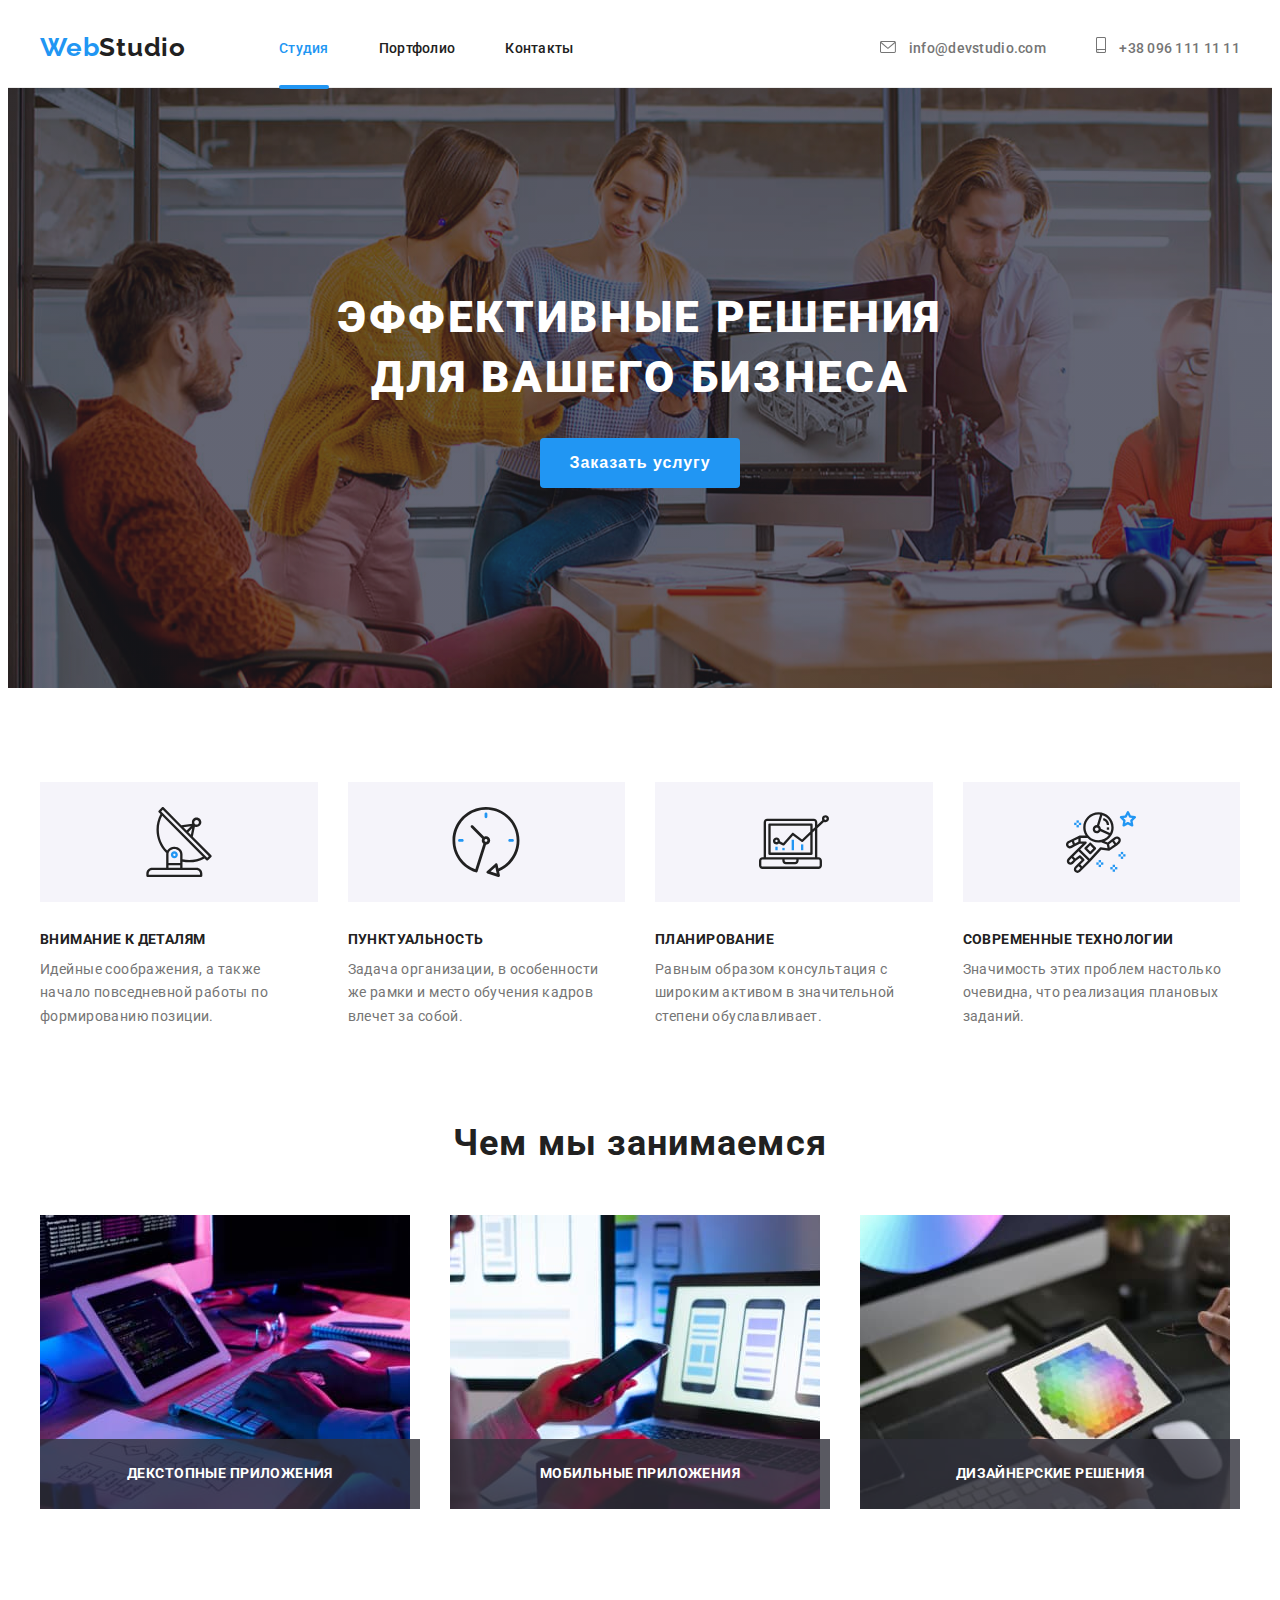
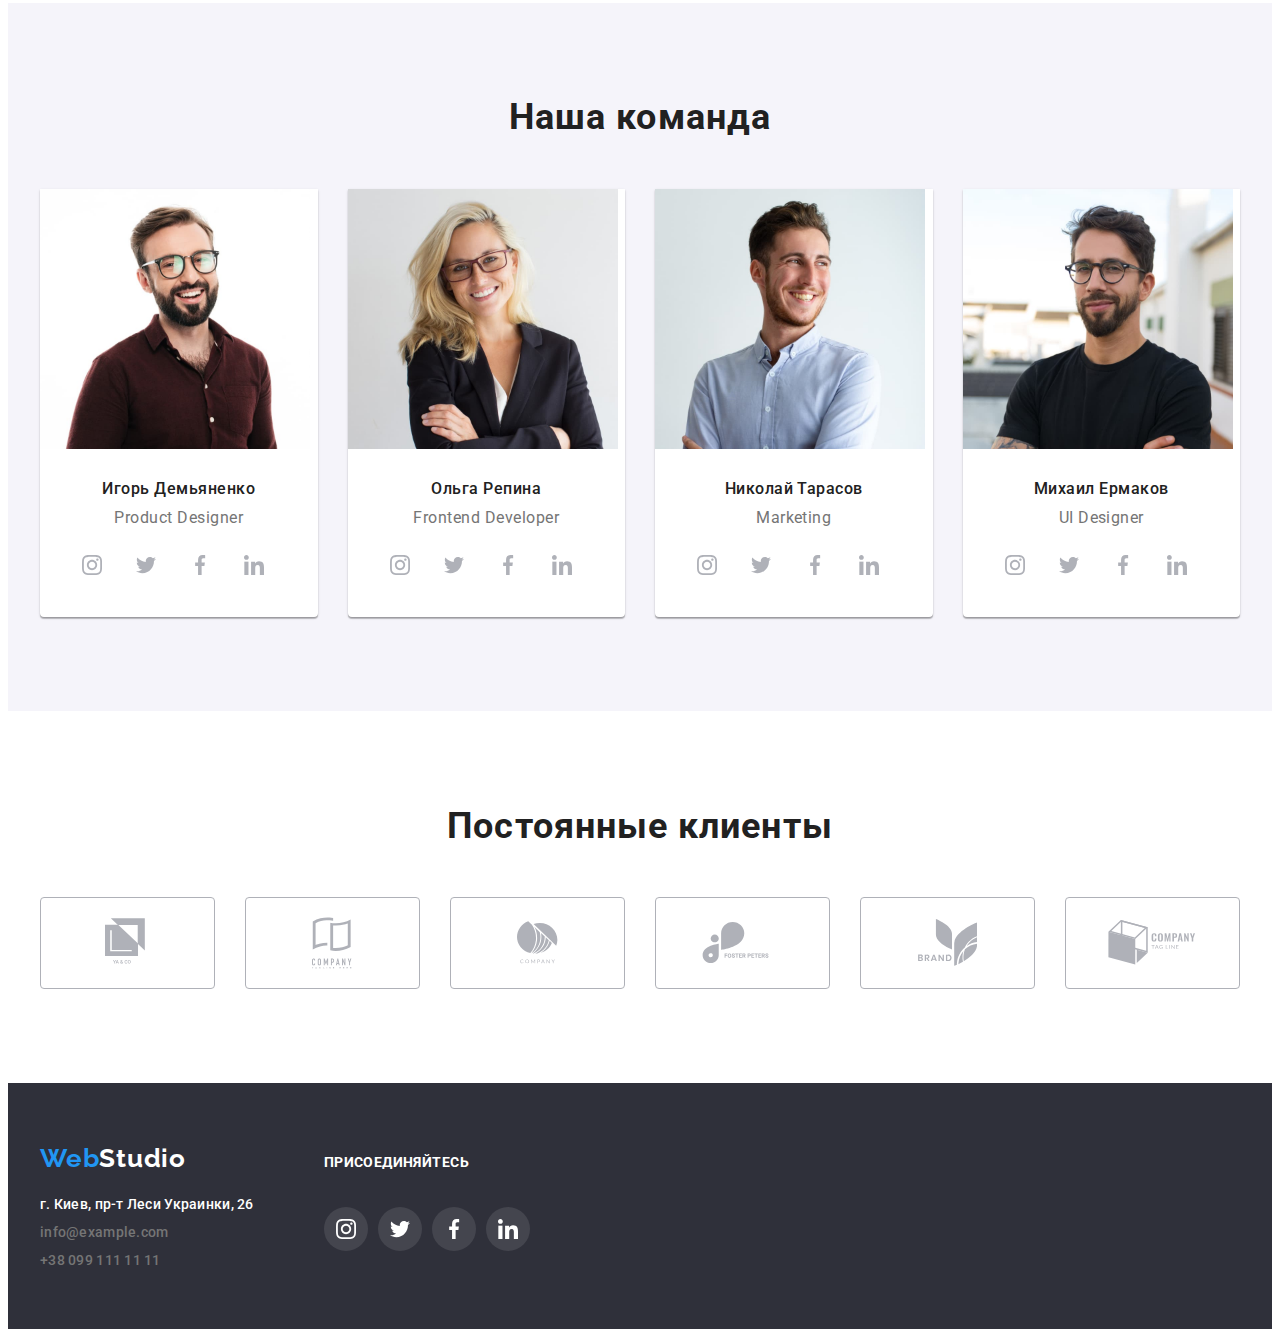
<file: index.html>
<!DOCTYPE html>
<html lang="ru">
<head>
    <meta charset="UTF-8">
    <meta http-equiv="X-UA-Compatible" content="IE=edge">
    <meta name="viewport" content="width=device-width, initial-scale=1.0">
    <title>Студия</title>
    <link rel="preconnect" href="https://fonts.gstatic.com"> 
    <link href="https://fonts.googleapis.com/css2?family=Raleway:wght@700&family=Roboto:wght@400;500;700;900&display=swap" 
    rel="stylesheet">
    <link rel="stylesheet" href="https://cdnjs.cloudflare.com/ajax/libs/modern-normalize/1.0.0/modern-normalize.min.css" 
    integrity="sha512-ISS7cAi1PEhQ8jnbJpJZMd29NlhNj4AWYyLOSp2CE/CsHxTCu+r+t0D2yoJudVrd0/8fTVPUVDzY5Tvli75u/g==" 
    crossorigin="anonymous" />
    <link rel="stylesheet" href="./css/styles.css">
</head>
<body>
    <header class="header">
        <div class="container">
            <nav class="navigation">
                <a class="logo-link-header link" href="index.html">
                    Web<span class="logo-light-theme">Studio</span>
                </a>
                <ul class="navigation-list list">
                    <li class="navigation-item">
                        <a class="navigation-link link current" href="./index.html">Студия</a>
                    </li>
                    <li class="navigation-item">
                        <a class="navigation-link link" href="./portfolio.html">Портфолио</a>
                    </li>
                    <li class="navigation-item">
                        <a class="navigation-link link" href="">Контакты</a>
                    </li>
                </ul>
            </nav>
            <ul class="list navigation-contacs-list">
                <li class="mail">
                    <a class="contacts-link link" href="mailto:info@devstudio.com" lang="en">
                        <svg class="icon-mail">
                            <use href="./images/sprite.svg#icon-envelope"></use>
                        </svg>
                        info@devstudio.com</a>
                </li>
                <li>
                    <a class="contacts-link link" href="tel:+38096111111">
                        <svg class="icon-smartphone">
                            <use href="./images/sprite.svg#icon-smartphone"></use>
                        </svg>
                        +38 096 111 11 11</a>
                </li>
            </ul>
        </div>
    </header>
    <main>
        <!-- HERO -->
        <section class="hero">
            <div class="container">
                <h1 class="hero-title">ЭФФЕКТИВНЫЕ РЕШЕНИЯ ДЛЯ ВАШЕГО БИЗНЕСА</h1>
                <button type="button" class="button" data-modal-open>Заказать услугу</button>
            </div>
        </section>
        <!-- PRINCIPLES -->
        <section class="principles-section">
            <div class="container">
                <h2 class="visually-hidden">Принцыпы организации</h2>
                <ul class="list principles-list">
                    <li class="principles-list-item">
                        <div class="principles-icon-container">
                            <svg class="principles-icon">
                                <use href="./images/sprite.svg#icon-antenna"></use>
                            </svg>
                        </div>
                        <h3 class="about-principles-item">Внимание к деталям</h3>
                        <p class="principles-item">Идейные соображения, а также начало повседневной работы по формированию позиции.</p>
                    </li>
                    <li class="principles-list-item">
                        <div class="principles-icon-container">
                            <svg class="principles-icon">
                                <use href="./images/sprite.svg#icon-clock"></use>
                            </svg>
                        </div>
                        <h3 class="about-principles-item">Пунктуальность</h3>
                        <p class="principles-item">Задача организации, в особенности же рамки и место обучения кадров влечет за собой.</p>
                    </li>
                    <li class="principles-list-item">
                        <div class="principles-icon-container">
                            <svg class="principles-icon">
                                <use href="./images/sprite.svg#icon-diagram"></use>
                            </svg>
                        </div>
                        <h3 class="about-principles-item">Планирование</h3>
                        <p class="principles-item">Равным образом консультация с широким активом в значительной степени обуславливает.</p>
                    </li>
                    <li class="principles-list-item">
                        <div class="principles-icon-container">
                            <svg class="principles-icon">
                                <use href="./images/sprite.svg#icon-astronaut"></use>
                            </svg>
                        </div>
                        <h3 class="about-principles-item">Современные технологии</h3>
                        <p class="principles-item">Значимость этих проблем настолько очевидна, что реализация плановых заданий.</p>
                    </li>
                </ul>
            </div>
        </section>
         <!-- DESCRIPTION -->
        <section class="description-section">
            <div class="container">
                <h2 class="title">Чем мы занимаемся</h2>
                <ul class="list description-list">
                    <li class="description-list-item">
                        <img src="./images/index/img-1.jpg" alt="вёрстка" class="img-description">
                        <div class="description-img-wrapper">
                            <p class="description-img-text">Декстопные приложения</p>
                        </div>
                    </li>
                    <li class="description-list-item">
                        <img src="./images/index/img-2.jpg" alt="мобильная версия" class="img-description">
                        <div class="description-img-wrapper">
                            <p class="description-img-text">Мобильные приложения</p>
                        </div>
                    </li>
                    <li class="description-list-item">
                        <img src="./images/index/img-3.jpg" alt="дизайн" class="img-description">
                        <div class="description-img-wrapper">
                            <p class="description-img-text">Дизайнерские решения</p>
                        </div>
                    </li>
                </ul>
            </div>
        </section>
        <!-- EMPLOYEES -->
        <section class="employees">
            <div class="container">
                <h2 class="title">Наша команда</h2>
                <ul class="employee-list list">
                    <li class="employee-list-item">
                        <img src="./images/index/our-team/img-1.jpg" alt="сотрудник" width="270" height="260">
                        <div class="employee-text">
                            <h3 class="employee-name">Игорь Демьяненко</h3>
                            <p class="employee-competence" lang="en">Product Designer</p>
                            <ul class="list icon-list">
                                <li class="icon-list-item">
                                   <a href="#" class="employee-icon-link">
                                    <svg class="employee-list-icon" width="20" height="20">
                                        <use href="./images/sprite.svg#icon-instagram"></use>
                                    </svg>
                                   </a>
                                </li>
                                <li class="icon-list-item">
                                    <a href="#" class="employee-icon-link">
                                        <svg class="employee-list-icon" width="20" height="20">
                                            <use href="./images/sprite.svg#icon-twitter"></use>
                                        </svg>
                                    </a>
                                </li>
                                <li class="icon-list-item">
                                    <a href="#" class="employee-icon-link">
                                        <svg class="employee-list-icon" width="20" height="20">
                                            <use href="./images/sprite.svg#icon-facebook"></use>
                                        </svg>
                                    </a>
                                </li>
                                <li class="icon-list-item">
                                    <a href="#" class="employee-icon-link">
                                        <svg class="employee-list-icon" width="20" height="20">
                                            <use href="./images/sprite.svg#icon-linkedin"></use>
                                        </svg>
                                    </a>
                                </li>
                            </ul>
                        </div> 
                    </li>
                    <li class="employee-list-item">
                        <img src="./images/index/our-team/img-2.jpg" alt="сотрудник" width="270" height="260">
                        <div class="employee-text">
                            <h3 class="employee-name">Ольга Репина</h3>
                            <p class="employee-competence" lang="en">Frontend Developer</p>
                            <ul class="list icon-list">
                                <li class="icon-list-item">
                                   <a href="#" class="employee-icon-link">
                                    <svg class="employee-list-icon" width="20" height="20">
                                        <use href="./images/sprite.svg#icon-instagram"></use>
                                    </svg>
                                   </a>
                                </li>
                                <li class="icon-list-item">
                                    <a href="#" class="employee-icon-link">
                                        <svg class="employee-list-icon" width="20" height="20">
                                            <use href="./images/sprite.svg#icon-twitter"></use>
                                        </svg>
                                    </a>
                                </li>
                                <li class="icon-list-item">
                                    <a href="#" class="employee-icon-link">
                                        <svg class="employee-list-icon" width="20" height="20">
                                            <use href="./images/sprite.svg#icon-facebook"></use>
                                        </svg>
                                    </a>
                                </li>
                                <li class="icon-list-item">
                                    <a href="#" class="employee-icon-link">
                                        <svg class="employee-list-icon" width="20" height="20">
                                            <use href="./images/sprite.svg#icon-linkedin"></use>
                                        </svg>
                                    </a>
                                </li>
                            </ul>
                        </div>
                    </li>
                    <li class="employee-list-item">
                        <img src="./images/index/our-team/img-3.jpg" alt="сотрудник" width="270" height="260">
                        <div class="employee-text">
                            <h3 class="employee-name">Николай Тарасов</h3>
                            <p class="employee-competence" lang="en">Marketing</p>
                            <ul class="list icon-list">
                                <li class="icon-list-item">
                                   <a href="#" class="employee-icon-link">
                                    <svg class="employee-list-icon" width="20" height="20">
                                        <use href="./images/sprite.svg#icon-instagram"></use>
                                    </svg>
                                   </a>
                                </li>
                                <li class="icon-list-item">
                                    <a href="#" class="employee-icon-link">
                                        <svg class="employee-list-icon" width="20" height="20">
                                            <use href="./images/sprite.svg#icon-twitter"></use>
                                        </svg>
                                    </a>
                                </li>
                                <li class="icon-list-item">
                                    <a href="#" class="employee-icon-link">
                                        <svg class="employee-list-icon" width="20" height="20">
                                            <use href="./images/sprite.svg#icon-facebook"></use>
                                        </svg>
                                    </a>
                                </li>
                                <li class="icon-list-item">
                                    <a href="#" class="employee-icon-link">
                                        <svg class="employee-list-icon" width="20" height="20">
                                            <use href="./images/sprite.svg#icon-linkedin"></use>
                                        </svg>
                                    </a>
                                </li>
                            </ul>
                        </div>
                    </li>
                    <li class="employee-list-item">
                        <img src="./images/index/our-team/img-4.jpg" alt="сотрудник" width="270" height="260">
                        <div class="employee-text">
                            <h3 class="employee-name">Михаил Ермаков</h3>
                            <p class="employee-competence" lang="en">UI Designer</p>
                            <ul class="list icon-list">
                                <li class="icon-list-item">
                                   <a href="#" class="employee-icon-link">
                                    <svg class="employee-list-icon" width="20" height="20">
                                        <use href="./images/sprite.svg#icon-instagram"></use>
                                    </svg>
                                   </a>
                                </li>
                                <li class="icon-list-item">
                                    <a href="#" class="employee-icon-link">
                                        <svg class="employee-list-icon" width="20" height="20">
                                            <use href="./images/sprite.svg#icon-twitter"></use>
                                        </svg>
                                    </a>
                                </li>
                                <li class="icon-list-item">
                                    <a href="#" class="employee-icon-link">
                                        <svg class="employee-list-icon" width="20" height="20">
                                            <use href="./images/sprite.svg#icon-facebook"></use>
                                        </svg>
                                    </a>
                                </li>
                                <li class="icon-list-item">
                                    <a href="#" class="employee-icon-link">
                                        <svg class="employee-list-icon" width="20" height="20">
                                            <use href="./images/sprite.svg#icon-linkedin"></use>
                                        </svg>
                                    </a>
                                </li>
                            </ul>
                        </div>
                    </li>
                </ul>
            </div>
        </section>

    <!-- CLIENTS -->
        <section class="clients-section">
            <div class="container">
                <h2 class="clients-text">Постоянные клиенты</h2>
                <ul class="list clients-list">
                    <li class="clients-list-item">
                        <a href="#" class="clients-list-link">
                            <svg class="clients-list-icon" width="44" height="49">
                                <use href="./images/sprite.svg#icon-logo1"></use>
                            </svg>
                        </a>
                    </li>
                    <li class="clients-list-item">
                        <a href="#" class="clients-list-link">
                            <svg class="clients-list-icon" width="40" height="52">
                                <use href="./images/sprite.svg#icon-logo2"></use>
                            </svg>
                        </a>
                    </li>
                    <li class="clients-list-item">
                        <a href="#" class="clients-list-link">
                            <svg class="clients-list-icon" width="41" height="43">
                                <use href="./images/sprite.svg#icon-logo3"></use>
                            </svg>
                        </a>
                    </li>
                    <li class="clients-list-item">
                        <a href="#" class="clients-list-link">
                            <svg class="clients-list-icon" width="80" height="42">
                                <use href="./images/sprite.svg#icon-logo4"></use>
                            </svg>
                        </a>
                    </li>
                    <li class="clients-list-item">
                        <a href="#" class="clients-list-link">
                            <svg class="clients-list-icon" width="59" height="47">
                                <use href="./images/sprite.svg#icon-logo5"></use>
                            </svg>
                        </a>
                    </li>
                    <li class="clients-list-item">
                        <a href="#" class="clients-list-link">
                            <svg class="clients-list-icon" width="88" height="45">
                                <use href="./images/sprite.svg#icon-logo6"></use>
                            </svg>
                        </a>
                    </li>
                </ul>
            </div>
        </section>
    </main>

    <!-- FOOTER -->
    <footer class="footer-info">
        <div class="container footer-container">
            <div class="left-footer">
                <a class="logo-link-footer link" href="index.html">
                    Web<span class="logo-dark-theme">Studio</span>
                </a>
                <address class="address">
                    <ul class="list">
                        <li class="footer-link">
                            <a class="contacts-link link map-link" href="https://goo.gl/maps/KxerwRibBKuabwrMA" target="_blank" rel="noopener noreferrer">г. Киев, пр-т Леси Украинки, 26
                            </a>
                        </li>
                        <li class="footer-link">
                            <a class="contacts-link link" href="mailto:info@example.com" lang="en">info@example.com</a>
                        </li>
                        <li class="footer-link">
                            <a class="contacts-link link" href="tel:+38099111111">+38 099 111 11 11</a>
                        </li>
                    </ul>
                </address>
            </div>
            <div class="right-footer">
                <h4 class="right-part-text">Присоединяйтесь</h4>
                <ul class="list icon-list">
                    <li class="icon-list-item">
                       <a href="#" class="right-part-link">
                        <svg class="right-part-icon" width="20" height="20">
                            <use href="./images/sprite.svg#icon-instagram"></use>
                        </svg>
                       </a>
                    </li>
                    <li class="icon-list-item">
                        <a href="#" class="right-part-link">
                            <svg class="right-part-icon" width="20" height="20">
                                <use href="./images/sprite.svg#icon-twitter"></use>
                            </svg>
                        </a>
                    </li>
                    <li class="icon-list-item">
                        <a href="#" class="right-part-link">
                            <svg class="right-part-icon" width="20" height="20">
                                <use href="./images/sprite.svg#icon-facebook"></use>
                            </svg>
                        </a>
                    </li>
                    <li class="icon-list-item">
                        <a href="#" class="right-part-link">
                            <svg class="right-part-icon" width="20" height="20">
                                <use href="./images/sprite.svg#icon-linkedin"></use>
                            </svg>
                        </a>
                    </li>
                </ul>
            </div>
        </div>
    </footer>

    <div class="backdrop is-hidden" data-modal>
        <div class="modal">
            <button type="button" class="modal-close-btn" data-modal-close>
                <svg class="close-icon">
                    <use href="./images/sprite.svg#icon-close-black"></use>
                </svg>
            </button>
        </div>
    </div>

<script src="./js/modal.js"></script>
</body>
</html>
</file>
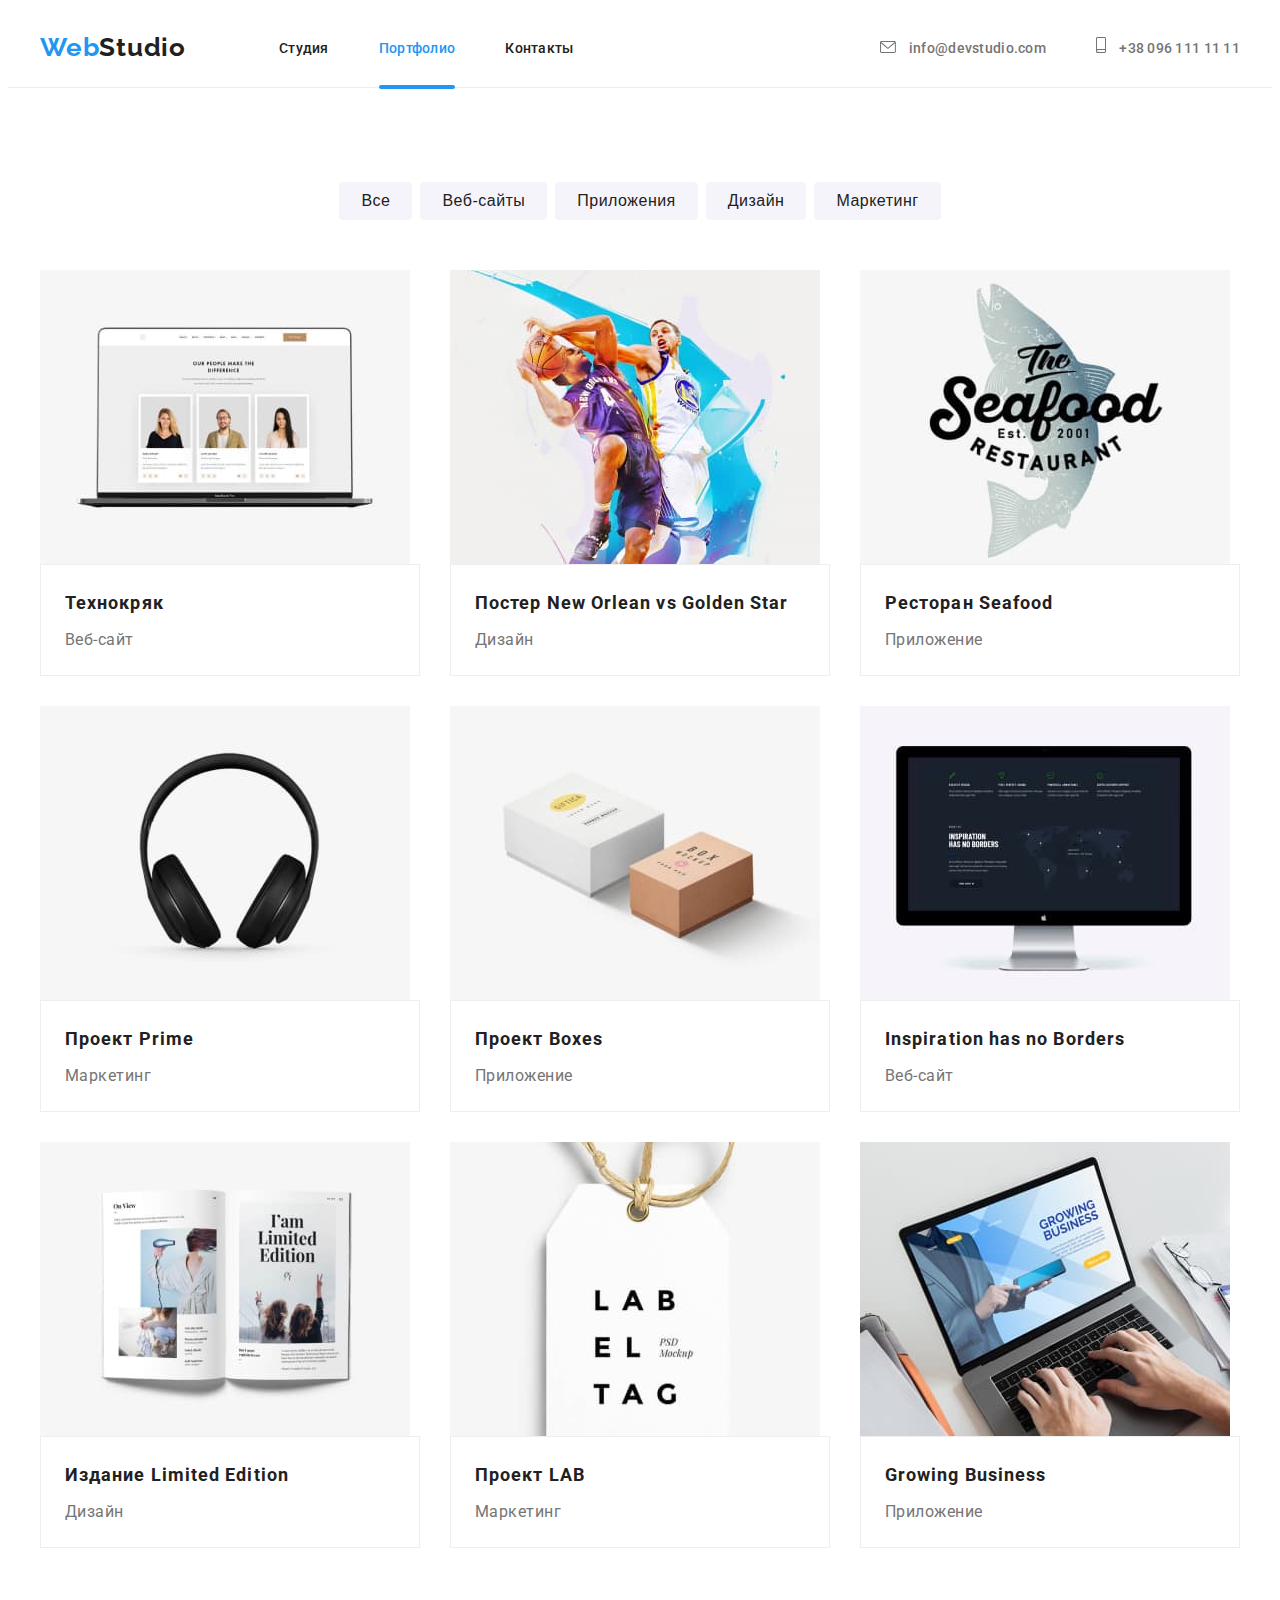
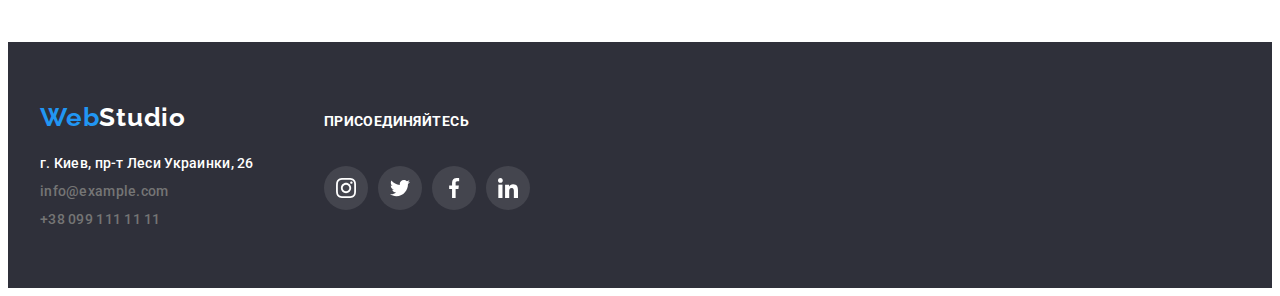
<file: portfolio.html>
<!DOCTYPE html>
<html lang="ru">
<head>
    <meta charset="UTF-8">
    <meta http-equiv="X-UA-Compatible" content="IE=edge">
    <meta name="viewport" content="width=device-width, initial-scale=1.0">
    <title>Портфолио</title>
    <link rel="preconnect" href="https://fonts.gstatic.com"> 
    <link href="https://fonts.googleapis.com/css2?family=Raleway:wght@700&family=Roboto:wght@400;500;700;900&display=swap" 
    rel="stylesheet">
    <link rel="stylesheet" href="https://cdnjs.cloudflare.com/ajax/libs/modern-normalize/1.0.0/modern-normalize.min.css" 
    integrity="sha512-ISS7cAi1PEhQ8jnbJpJZMd29NlhNj4AWYyLOSp2CE/CsHxTCu+r+t0D2yoJudVrd0/8fTVPUVDzY5Tvli75u/g==" 
    crossorigin="anonymous" />
    <link rel="stylesheet" href="./css/styles.css">
</head>
<body>
    <header class="header">
        <div class="container">
            <nav class="navigation">
                <a class="logo-link-header link" href="portfolio.html">
                    Web<span class="logo-light-theme">Studio</span>
                </a>
                <ul class="navigation-list list">
                    <li class="navigation-item">
                        <a class="navigation-link link" href="./index.html">Студия</a>
                    </li>
                    <li class="navigation-item">
                        <a class="navigation-link link current" href="./portfolio.html">Портфолио</a>
                    </li>
                    <li class="navigation-item">
                        <a class="navigation-link link" href="">Контакты</a>
                    </li>
                </ul>
            </nav>
            <ul class="list navigation-contacs-list">
                <li class="mail">
                    <a class="contacts-link link" href="mailto:info@devstudio.com" lang="en">
                        <svg class="icon-mail">
                            <use href="./images/sprite.svg#icon-envelope"></use>
                        </svg>
                        info@devstudio.com</a>
                </li>
                <li>
                    <a class="contacts-link link" href="tel:+38096111111">
                        <svg class="icon-smartphone">
                            <use href="./images/sprite.svg#icon-smartphone"></use>
                        </svg>
                        +38 096 111 11 11</a>
                </li>
            </ul>
        </div>
    </header>
    <main>
        <!-- Navigation -->
        <section class="portfolio-navigation-section">
            <div class="container">
                <h2 class="visually-hidden">Навигация</h2>
                <ul class="list portfolio-navigation-list">
                    <li class="portfolio-navigation-link">
                        <button class="button-portfolio" type="button">Все</button>
                    </li>
                    <li class="portfolio-navigation-link"> 
                        <button class="button-portfolio" type="button">Веб-сайты</button>
                    </li>
                    <li class="portfolio-navigation-link">
                        <button class="button-portfolio" type="button">Приложения</button>
                    </li>
                    <li class="portfolio-navigation-link">
                        <button class="button-portfolio" type="button">Дизайн</button>
                    </li>
                    <li class="portfolio-navigation-link">
                        <button class="button-portfolio" type="button">Маркетинг</button>
                    </li>
                </ul>
            </div>
        </section>
        <!-- Catalog -->
        <section class="portfolio-main-section">
            <div class="container">
                <h2 class="visually-hidden">Каталог</h2>
                <ul class="list catalog-list">
                    <li class="portfolio-list-item">
                        <a href="#" class="link portfolio-list-link">
                            <div class="portfolio-list-wrapper">
                                <img src="images/portfolio/img-1.jpg" alt="Веб-сайт Технокряк">
                                <p class="overlay">Технокряк это современная площадка распространения коронавируса. 
                                    Компании используют эту платформу для цифрового шпионажа
                                    и атак на защищённые сервера конкурентов.</p>
                            </div>
                            <div class="catalog-text">
                                <h3 class="portfolio-list-text">Технокряк</h3>
                                <p class="portfolio-text-description">Веб-сайт</p>
                            </div>
                        </a>
                    </li>
                    <li class="portfolio-list-item">
                        <a href="#" class="link portfolio-list-link">
                            <div class="portfolio-list-wrapper">
                                <img src="images/portfolio/img-2.jpg" alt="Дизайн постера">
                                <p class="overlay">Технокряк это современная площадка распространения коронавируса. 
                                    Компании используют эту платформу для цифрового шпионажа
                                    и атак на защищённые сервера конкурентов.</p>
                            </div>
                            <div class="catalog-text">
                                <h3 class="portfolio-list-text">Постер New Orlean vs Golden Star</h3>
                                <p class="portfolio-text-description">Дизайн</p>
                            </div>
                        </a>
                    </li>
                    <li class="portfolio-list-item">
                        <a href="#" class="link portfolio-list-link">
                            <div class="portfolio-list-wrapper">
                                <img src="images/portfolio/img-3.jpg" alt="Приложение для ресторана">
                                <p class="overlay">Технокряк это современная площадка распространения коронавируса. 
                                    Компании используют эту платформу для цифрового шпионажа
                                    и атак на защищённые сервера конкурентов.</p>
                            </div>
                            <div class="catalog-text">
                                <h3 class="portfolio-list-text">Ресторан Seafood</h3>
                                <p class="portfolio-text-description">Приложение</p>
                            </div>
                        </a>
                    </li>
                    <li class="portfolio-list-item">
                        <a href="#" class="link portfolio-list-link">
                            <div class="portfolio-list-wrapper">
                                <img src="images/portfolio/img-4.jpg" alt="Маркетинг-проект">
                                <p class="overlay">Технокряк это современная площадка распространения коронавируса. 
                                    Компании используют эту платформу для цифрового шпионажа
                                    и атак на защищённые сервера конкурентов.</p>
                            </div>
                            <div class="catalog-text">
                                <h3 class="portfolio-list-text">Проект Prime</h3>
                                <p class="portfolio-text-description">Маркетинг</p>
                            </div>
                        </a>
                    </li>
                    <li class="portfolio-list-item">
                        <a href="#" class="link portfolio-list-link">
                            <div class="portfolio-list-wrapper">
                                <img src="images/portfolio/img-5.jpg" alt="Проект-приложение">
                                <p class="overlay">Технокряк это современная площадка распространения коронавируса. 
                                    Компании используют эту платформу для цифрового шпионажа
                                    и атак на защищённые сервера конкурентов.</p>
                            </div>
                            <div class="catalog-text">
                                <h3 class="portfolio-list-text">Проект Boxes</h3>
                                <p class="portfolio-text-description">Приложение</p>
                            </div>
                        </a>
                    </li>
                    <li class="portfolio-list-item">
                        <a href="#" class="link portfolio-list-link">
                            <div class="portfolio-list-wrapper">
                                <img src="images/portfolio/img-6.jpg" alt="Веб-сайт Вдохновение без границ">
                                <p class="overlay">Технокряк это современная площадка распространения коронавируса. 
                                    Компании используют эту платформу для цифрового шпионажа
                                    и атак на защищённые сервера конкурентов.</p>
                            </div>
                            <div class="catalog-text">
                                <h3 class="portfolio-list-text">Inspiration has no Borders</h3>
                                <p class="portfolio-text-description">Веб-сайт</p>
                            </div>
                        </a>
                    </li>
                    <li class="portfolio-list-item">
                        <a href="#" class="link portfolio-list-link">
                            <div class="portfolio-list-wrapper">
                                <img src="images/portfolio/img-7.jpg" alt="Дизайн издания">
                                <p class="overlay">Технокряк это современная площадка распространения коронавируса. 
                                    Компании используют эту платформу для цифрового шпионажа
                                    и атак на защищённые сервера конкурентов.</p>
                            </div>
                            <div class="catalog-text">
                                <h3 class="portfolio-list-text">Издание Limited Edition</h3>
                                <p class="portfolio-text-description">Дизайн</p>
                            </div>
                        </a>
                    </li>
                    <li class="portfolio-list-item">
                        <a href="#" class="link portfolio-list-link">
                            <div class="portfolio-list-wrapper">
                                <img src="images/portfolio/img-8.jpg" alt="Маркетинг-проект LAB">
                                <p class="overlay">Технокряк это современная площадка распространения коронавируса. 
                                    Компании используют эту платформу для цифрового шпионажа
                                    и атак на защищённые сервера конкурентов.</p>
                            </div>
                            <div class="catalog-text">
                                <h3 class="portfolio-list-text">Проект LAB</h3>
                                <p class="portfolio-text-description">Маркетинг</p>
                            </div>
                        </a>
                    </li>
                    <li class="portfolio-list-item">
                        <a href="#" class="link portfolio-list-link">
                            <div class="portfolio-list-wrapper">
                                <img src="images/portfolio/img-9.jpg" alt="Приложение для бизнеса">
                                <p class="overlay">Технокряк это современная площадка распространения коронавируса. 
                                    Компании используют эту платформу для цифрового шпионажа
                                    и атак на защищённые сервера конкурентов.</p>
                            </div>
                            <div class="catalog-text">
                                <h3 class="portfolio-list-text">Growing Business</h3>
                                <p class="portfolio-text-description">Приложение</p>
                            </div>
                        </a>
                    </li>
                </ul>
            </div>
        </section>
    </main>

    <!-- FOOTER -->
    <footer class="footer-info">
        <div class="container footer-container">
            <div class="left-footer">
                <a class="logo-link-footer link" href="index.html">
                    Web<span class="logo-dark-theme">Studio</span>
                </a>
                <address class="address">
                    <ul class="list">
                        <li class="footer-link">
                            <a class="contacts-link link map-link" href="https://goo.gl/maps/KxerwRibBKuabwrMA" target="_blank" rel="noopener noreferrer">г. Киев, пр-т Леси Украинки, 26
                            </a>
                        </li>
                        <li class="footer-link">
                            <a class="contacts-link link" href="mailto:info@example.com" lang="en">info@example.com</a>
                        </li>
                        <li class="footer-link">
                            <a class="contacts-link link" href="tel:+38099111111">+38 099 111 11 11</a>
                        </li>
                    </ul>
                </address>
            </div>
            <div class="right-footer">
                <h4 class="right-part-text">Присоединяйтесь</h4>
                <ul class="list icon-list">
                    <li class="icon-list-item">
                       <a href="#" class="right-part-link">
                        <svg class="right-part-icon" width="20" height="20">
                            <use href="./images/sprite.svg#icon-instagram"></use>
                        </svg>
                       </a>
                    </li>
                    <li class="icon-list-item">
                        <a href="#" class="right-part-link">
                            <svg class="right-part-icon" width="20" height="20">
                                <use href="./images/sprite.svg#icon-twitter"></use>
                            </svg>
                        </a>
                    </li>
                    <li class="icon-list-item">
                        <a href="#" class="right-part-link">
                            <svg class="right-part-icon" width="20" height="20">
                                <use href="./images/sprite.svg#icon-facebook"></use>
                            </svg>
                        </a>
                    </li>
                    <li class="icon-list-item">
                        <a href="#" class="right-part-link">
                            <svg class="right-part-icon" width="20" height="20">
                                <use href="./images/sprite.svg#icon-linkedin"></use>
                            </svg>
                        </a>
                    </li>
                </ul>
            </div>
        </div>
    </footer>
</body>
</html>
</file>
<file: css/styles.css>
:root {
    --main-font: 'Roboto', sans-serif;
    --secondary-font: 'Raleway', sans-serif;
    --accent-colour: #2196F3;
    --text-color: #212121;
    --secondary-text-color: #757575;
    --backgraund-color: #FFFFFF;
    --secondary-backgraund-color: #F5F4FA;
    --dark-backgraund-color: #2F303A;
    --section-pt: 94px;
    --section-pb: 94px;
}

body {
    font-family: var(--main-font);
}

h1,
h2,
h3,
h4,
h5,
h6,
p {
    margin: 0;
}

ul,
ol {
margin: 0;
padding: 0;
}

img {
    display: block;
}

.link {
    text-decoration: none;
}
.list {
    list-style: none;
}

.visually-hidden {
    position: absolute !important;
    clip: rect(1px 1px 1px 1px); /* IE6, IE7 */
    clip: rect(1px, 1px, 1px, 1px);
    padding: 0 !important;
    border: 0 !important;
    height: 1px !important;
    width: 1px !important;
    overflow: hidden;
}

.container {
    width: 1200px;
    margin: 0 auto;
    padding-left: 15px;
    padding-right: 15px;
}

/* ============ COMPONENTS ================ */

.logo-light-theme {
    color: var(--text-color);
}

.logo-dark-theme {
    color: var(--backgraund-color);
}

.contacts-link {
    font-weight: 500;
    font-size: 14px;
    line-height: 1.14;
    letter-spacing: 0.02em;
    color: var(--secondary-text-color);
    fill: var(--secondary-text-color);
    transition: color 250ms cubic-bezier(0.4, 0, 0.2, 1);
    align-items: center;
}

.contacts-link:hover,
.contacts-link:focus {
    color: var(--accent-colour);
    fill: var(--accent-colour);
}

.title {
    font-weight: bold;
    font-size: 36px;
    line-height: 1.16;
    text-align: center;
    letter-spacing: 0.03em;
    color: var(--text-color);
    margin-bottom: 50px;
}

.navigation-contacs-list {
    display: flex;
    align-items: center; 
    margin-left: auto;
}

/* ============ END COMPONENTS ============= */

/* =============== HEADER ================= */

.mail {
    margin-right: 50px;
}

.icon-mail {
    width: 16px;
    height: 12px;
    margin-right: 10px;
    transition: color 250ms cubic-bezier(0.4, 0, 0.2, 1);
}

.icon-smartphone {
    width: 10px;
    height: 16px;
    margin-right: 10px;
    transition: color 250ms cubic-bezier(0.4, 0, 0.2, 1);

}

.icon-mail:hover,
.icon-mail:focus {
    color: var(--accent-colour);
}

.icon-smartphone:hover,
.icon-smartphone:focus {
    color: var(--accent-colour);
}

.header .container {
    display: flex;
    align-items: center;
}

.header {
    padding-top: 24px;
    padding-bottom: 24px;
    border-bottom: 1px solid #ECECEC;
}

.navigation {
    display: flex;
    align-items: center;
}

.navigation-list {
    display: flex;
    align-items: center; 
}

.navigation-item:not(:last-child){
    margin-right: 50px;
}

.navigation-link {
    font-weight: 500;
    font-size: 14px;
    line-height: 1.14;
    letter-spacing: 0.02em;
    color: var(--text-color);
    display: inline-block;
    transition: color 250ms cubic-bezier(0.4, 0, 0.2, 1);
    position: relative;
}

.navigation-link:hover,
.navigation-link:focus {
    color: var(--accent-colour);
}

.navigation-link::after{
    content: '';
    visibility: hidden;
    position: absolute;
    width: 0%;
    height: 4px;
    border-radius: 2px;
    left: 0;
    bottom: -32px;
    background-color: var(--accent-colour);
    transition: 250ms cubic-bezier(0.4, 0, 0.2, 1);
}

.navigation-link:hover::after,
.navigation-link:focus::after,
.current::after{
    visibility: visible;
    width: 100%;
}

.logo-link-header {
    font-family: var(--secondary-font);
    font-weight: bold;
    font-size: 26px;
    line-height: 1.19;
    /* identical to box height */
    letter-spacing: 0.03em;
    color: var(--accent-colour);

    margin-right: 93px;
}

.current {
    color: var(--accent-colour);
}

/* =============== END HEADER ================ */

/* ================== HERO =================== */

.hero {
    background-color: var(--dark-backgraund-color);
    padding-top: 200px;
    padding-bottom: 200px;
    text-align: center;
    background-image: linear-gradient(
     rgba(47, 48, 58, 0.4),
    rgba(47, 48, 58, 0.4)
    ),
     url(../images/index/bg.png);
    background-repeat: no-repeat;
    background-size: cover;
    margin: 0 auto;
}
.button:hover,
.button:focus {
    cursor: pointer;
    box-shadow: 0px 4px 4px rgba(0, 0, 0, 0.15);
}

.button {
    background-color: var(--accent-colour);
    font-weight: 700;
    font-size: 16px;
    line-height: 1.87;
    /* identical to box height, or 187% */
    width: 200px;
    height: 50px;
    border: none;
    border-radius: 4px;
    text-align: center;
    letter-spacing: 0.06em;
    color: var(--backgraund-color);
}

.hero-title {
    font-weight: 900;
    font-size: 44px;
    line-height: 1.36;
    /* or 136% */
    text-align: center;
    letter-spacing: 0.06em;
    text-transform: uppercase;
    color: var(--backgraund-color);
    margin: auto;
    width: 696px;
    margin-bottom: 30px;
}

/* ================== END HERO =================== */

/* ================== PRINCIPLES ================= */

.principles-section {
    background-color: var(--backgraund-color);
    padding-top: var(--section-pt);
    padding-bottom: var(--section-pb);
}

.about-principles-item {
    font-weight: bold;
    font-size: 14px;
    line-height: 1.14;
    letter-spacing: 0.03em;
    text-transform: uppercase;
    color: var(--text-color);
    margin-bottom: 10px;
}
.principles-item {
    font-weight: normal;
    font-size: 14px;
    line-height: 1.71;
    /* or 171% */
    letter-spacing: 0.03em;
    width: 270px;
    color: var(--secondary-text-color);
}

.principles-list {
    display: flex;
    margin-left: -30px;
    margin-top: -30px;
}

.principles-list-item {
    margin-left: 30px;
    margin-top: 30px;
    flex-basis: calc(100% / 4 - 30px);
}

.principles-icon {
    width: 70px;
    height: 70px;
}

.principles-icon-container {
    display: flex;
    align-items: center;
    justify-content: center;
    padding-top: 25px;
    padding-bottom: 25px;
    margin-bottom: 30px;
    background-color: var(--secondary-backgraund-color);
}

/* ================= END PRINCIPLES ================ */

/* ================== DESCRIPTION ================= */

.description-section {
    background-color: var(--backgraund-color);
    padding-bottom: var(--section-pb);
}

.description-list {
    display: flex;
    margin-left: -30px;
    margin-top: -30px;
}

.description-list-item {
    margin-left: 30px;
    margin-top: 30px;
    flex-basis: calc(100% / 3 - 30px);
    position: relative;
}

.description-img-wrapper {
    position: absolute;
    background: rgba(47, 48, 58, 0.8);
    width: 100%;
    bottom: 0;
    height: 70px;
    display: flex;
    align-items: center;
    justify-content: center;
}

.img-description {
    width: 370px;
    height: 294px;
}

.description-img-text {
    font-family: Roboto;
    font-weight: bold;
    font-size: 14px;
    line-height: 1.14;
    text-align: center;
    letter-spacing: 0.03em;
    text-transform: uppercase;
    color: #FFFFFF;
}

/* ================== END DESCRIPTION ============== */

/* ================== EMPLOYEES =================== */

.employee-list {
    display: flex;
    margin-left: -30px;
    margin-top: -30px;
}

.employees {
    background-color: var(--secondary-backgraund-color);
    padding-top: var(--section-pt);
    padding-bottom: var(--section-pb);
}
.employee-list-item {
    background: var(--backgraund-color);
    width: 270px;
    border-radius: 0px 0px 4px 4px;
    box-shadow: 0px 1px 3px rgba(0, 0, 0, 0.12), 0px 1px 1px rgba(0, 0, 0, 0.14), 0px 2px 1px rgba(0, 0, 0, 0.2);

    margin-left: 30px;
    margin-top: 30px;
    flex-basis: calc(100% / 4 - 30px);
}

.employee-name {
    font-weight: 500;
    font-size: 16px;
    line-height: 1.19;
    /* identical to box height */
    text-align: center;
    letter-spacing: 0.03em;
    color: var(--text-color);
    margin-bottom: 10px;   
}

.employee-competence {
    font-size: 16px;
    line-height: 1.19;
    /* identical to box height */
    text-align: center;
    letter-spacing: 0.03em;
    color: var(--secondary-text-color);
}

.employee-text {
padding-top: 30px;
padding-bottom: 30px;
padding-left: 30px;
padding-right: 30px;
}

.employee-icon-link {
    height: 44px;
    width: 44px;
    border-radius: 50%;
    display: flex;
    align-items: center;
    justify-content: center;
    background: var(--backgraund-color);
    fill: #AFB1B8;
    transition: background-color 250ms cubic-bezier(0.4, 0, 0.2, 1);
}

.employee-icon-link:hover,
.employee-icon-link:focus {
    background-color: var(--accent-colour);
    fill: var(--backgraund-color);
}

.employee-list-icon {
    transition: fill 250ms cubic-bezier(0.4, 0, 0.2, 1);
}

.icon-list-item {
    padding-top: 16px;
}

/* ================== END EMPLOYEE =================== */

/* ==================== CLIENTS ===================== */

.clients-section {
    padding-top: 94px;
    padding-bottom: 94px;
    background-color: var(--backgraund-color);
}

.clients-text {
    font-family: var(--main-font);
    font-style: normal;
    font-weight: bold;
    font-size: 36px;
    line-height: 42px;
    text-align: center;
    letter-spacing: 0.03em;
    color: #212121;
    margin-bottom: 50px;
}

.clients-list {
    margin-left: -30px;
    display: flex;
}

.clients-list-item {
    margin-left: 30px;
    flex-basis: calc(100% / 6 - 30px);
}

.clients-list-icon {
    fill: currentColor;
    transition: fill 250ms cubic-bezier(0.4, 0, 0.2, 1);
}

.clients-list-link {
    display: flex;
    align-items: center;
    justify-content: center;
    color: #AFB1B8;
    border: 1px solid #AFB1B8;
    border-radius: 4px;
    height: 90px;
    transition: color 250ms cubic-bezier(0.4, 0, 0.2, 1);
}

.clients-list-link:hover,
.clients-list-link:focus {
    color: var(--accent-colour);
    border: 1px solid var(--accent-colour);
}

/* ================== END CLIENTS =================== */

.portfolio-main-section {
    background-color: var(--backgraund-color);
    padding-bottom: var(--section-pb);
}

/* ============================= PORTFOLIO NAVIGATION ====================================== */

.portfolio-navigation-section {
    background-color: var(--backgraund-color);
    padding-top: var(--section-pt);
    padding-bottom: 50px;
}

.portfolio-navigation-list {
    display: flex;
    justify-content: center;
}

.portfolio-navigation-link:not(:last-child) {
    margin-right: 8px;
}

.button-portfolio:hover,
.button-portfolio:focus {
    cursor: pointer;
    background-color: var(--accent-colour);
    color: var(--backgraund-color);
    box-shadow: 0px 3px 1px rgba(0, 0, 0, 0.1), 0px 1px 2px rgba(0, 0, 0, 0.08), 0px 2px 2px rgba(0, 0, 0, 0.12);
}

.button-portfolio {
    background-color: var(--secondary-backgraund-color);
    font-weight: 500;
    font-size: 16px;
    line-height: 1.62;
    /* identical to box height, or 187% */
    height: 38px;
    border: none;
    border-radius: 4px;
    text-align: center;
    letter-spacing: 0.03em;
    color: var(--text-color);
    padding-bottom: 6px;
    padding-top: 6px;
    padding-left: 22px;
    padding-right: 22px;
    transition: color 250ms cubic-bezier(0.4, 0, 0.2, 1), background-color 250ms cubic-bezier(0.4, 0, 0.2, 1);
}

/* =========================== END PORTFOLIO NAVIGATION ==================================== */

/* ============================= PORTFOLIO CATALOG ====================================== */

.portfolio-list-item {
    background: var(--backgraund-color);
    box-sizing: border-box;
    margin-left: 30px;
    margin-top: 30px;
    flex-basis: calc(100% / 3 - 30px);
}

.portfolio-list-text {
    font-weight: bold;
    font-size: 18px;
    line-height: 2;
    /* identical to box height, or 200% */
    letter-spacing: 0.06em;
    color: var(--text-color);
    margin-bottom: 4px;
}

.portfolio-text-description {
    font-weight: normal;
    font-size: 16px;
    line-height: 1.87;
    /* identical to box height, or 187% */
    letter-spacing: 0.03em;
    color: var(--secondary-text-color);
}

.catalog-list {
    display: flex;
    justify-content: flex-start;
    align-content: flex-start;
    flex-wrap: wrap;
    margin-left: -30px;
    margin-top: -30px;
}

.catalog-text {
    padding-top: 20px;
    padding-bottom: 20px;
    padding-left: 24px;
    padding-right: 24px;
    border: 1px solid #EEEEEE;
}

.portfolio-list-link {
    display: block;
}

.portfolio-list-link:hover,
.portfolio-list-link:focus {
    box-shadow: 0px 1px 1px rgba(0, 0, 0, 0.12), 0px 4px 4px rgba(0, 0, 0, 0.06), 1px 4px 6px rgba(0, 0, 0, 0.16);
}

.portfolio-list-link:hover .overlay,
.portfolio-list-link:focus .overlay {
    transform: translateY(0%);
}

.portfolio-list-wrapper {
    position: relative;
    overflow: hidden;
}

.overlay {
    position: absolute;
    top: 0;
    left: 0;
    background-color: rgba(33, 150, 243, 0.9);
    color: #FFFFFF;
    padding-top: 63px;
    padding-left: 24px;
    padding-right: 24px;
    font-family: var(--main-font);
    font-weight: normal;
    font-size: 18px;
    line-height: 1.55;
    /* or 156% */
    letter-spacing: 0.03em;
    height: 100%;
    /*overflow: scroll;  */
    transform: translateY(100%);
    transition: transform 250ms linear;
}

/* ============================= END PORTFOLIO CATALOG ====================================== */

/* =================== FOOTER ================== */

.footer-info {
    background-color: var(--dark-backgraund-color);
    padding-top: 60px;
    padding-bottom: 60px;
}

.logo-link-footer {
    font-family: var(--secondary-font);
    font-style: normal;
    font-weight: bold;
    font-size: 26px;
    line-height: 1.19;
    /* identical to box height */
    letter-spacing: 0.03em;
    color: var(--accent-colour);
}

.map-link {
    color: var(--backgraund-color);
} 

.address {
    font-style: normal;
    margin-top: 20px;
}

.footer-link:not(:last-child) {
    margin-bottom: 9px;
}

.right-part-text {
    font-family: var(--main-font);
    font-weight: bold;
    font-style: normal;
    font-size: 14px;
    line-height: 1.14;
    letter-spacing: 0.03em;
    text-transform: uppercase;
    color: #FFFFFF;
    margin-bottom: 20px;
}

.right-part-link {
    height: 44px;
    width: 44px;
    border-radius: 50%;
    display: flex;
    align-items: center;
    justify-content: center;
    background: rgba(255, 255, 255, 0.1);
    fill: var(--backgraund-color);
    transition: background-color 250ms cubic-bezier(0.4, 0, 0.2, 1);
}

.right-part-link:hover,
.right-part-link:focus {
    background-color: var(--accent-colour);
    fill: var(--backgraund-color);
}

.right-part-icon {
    transition: fill 250ms cubic-bezier(0.4, 0, 0.2, 1);
}

.icon-list-item:not(:last-child) {
    margin-right: 10px;
}

.footer-container {
    display: flex;
}

.left-footer {
    margin-right: 70px;
}

.icon-list {
    display: flex;
}

.right-footer {
    margin-top: 12px;
}

/* =================  END FOOTER ================ */

.backdrop {
    position: fixed;
    top: 0;
    left: 0;
    width: 100vw;
    height: 100vh;
    background-color: rgba(0, 0, 0, 0.5);
    transition: opacity 250ms cubic-bezier(0.4, 0, 0.2, 1);
}

.modal {
    position: absolute;
    top: 50%;
    left: 50%;
    transform: translate(-50%, -50%);
    width: 528px;
    height: 580px;
    background-color: #fff;
    border-radius: 4px;
}

.close-icon {
    width: 20px;
    height: 20px;
    fill: #000000;
    background: #FFFFFF;
}

.modal-close-btn {
    position: absolute;
    top: 8px;
    right: 8px;

    width: 30px;
    height: 30px;
    border-radius: 50%;
    background: #FFFFFF;
    border: 1px solid rgba(0, 0, 0, 0.1);
    box-sizing: border-box;
    cursor: pointer;

    display: flex;
    align-items: center;
    justify-content: center;
    padding: 0;
}

.is-hidden {
    opacity: 0;
    visibility: hidden;
    pointer-events: none;
}
</file>
